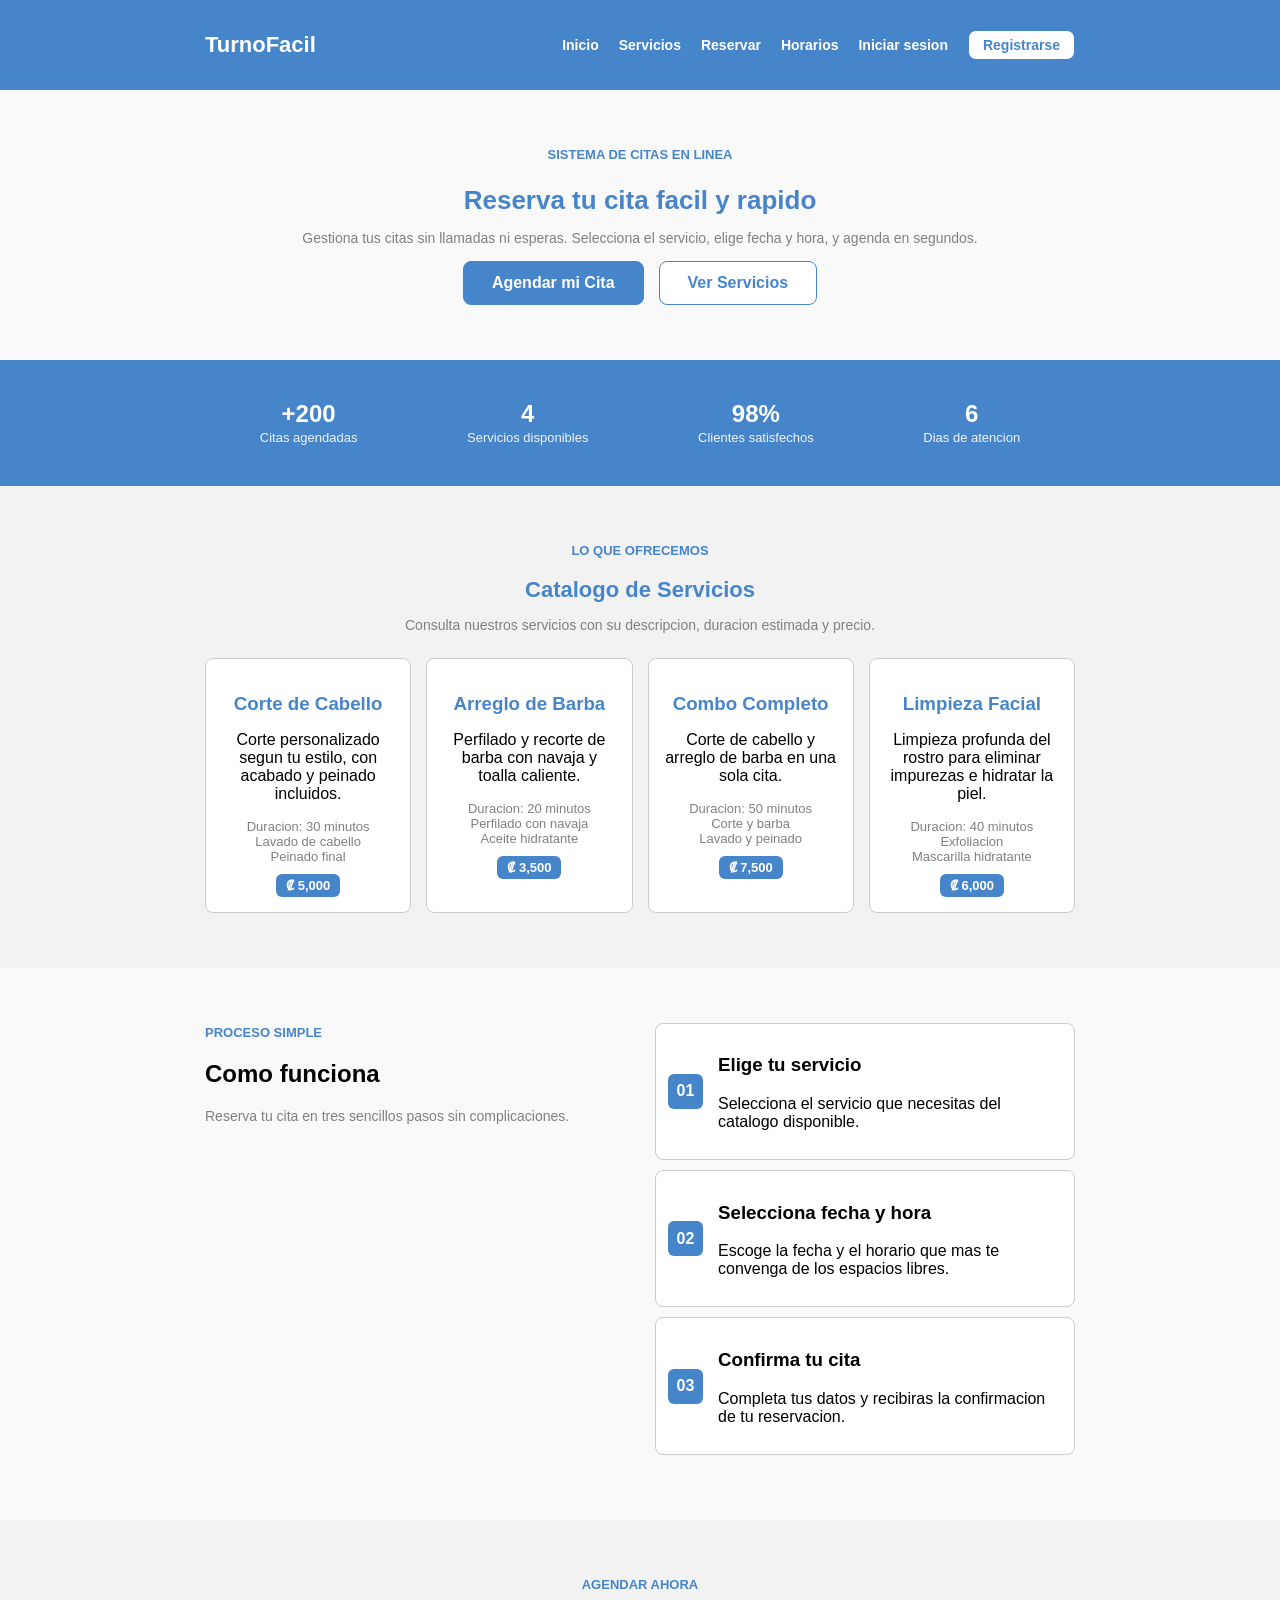
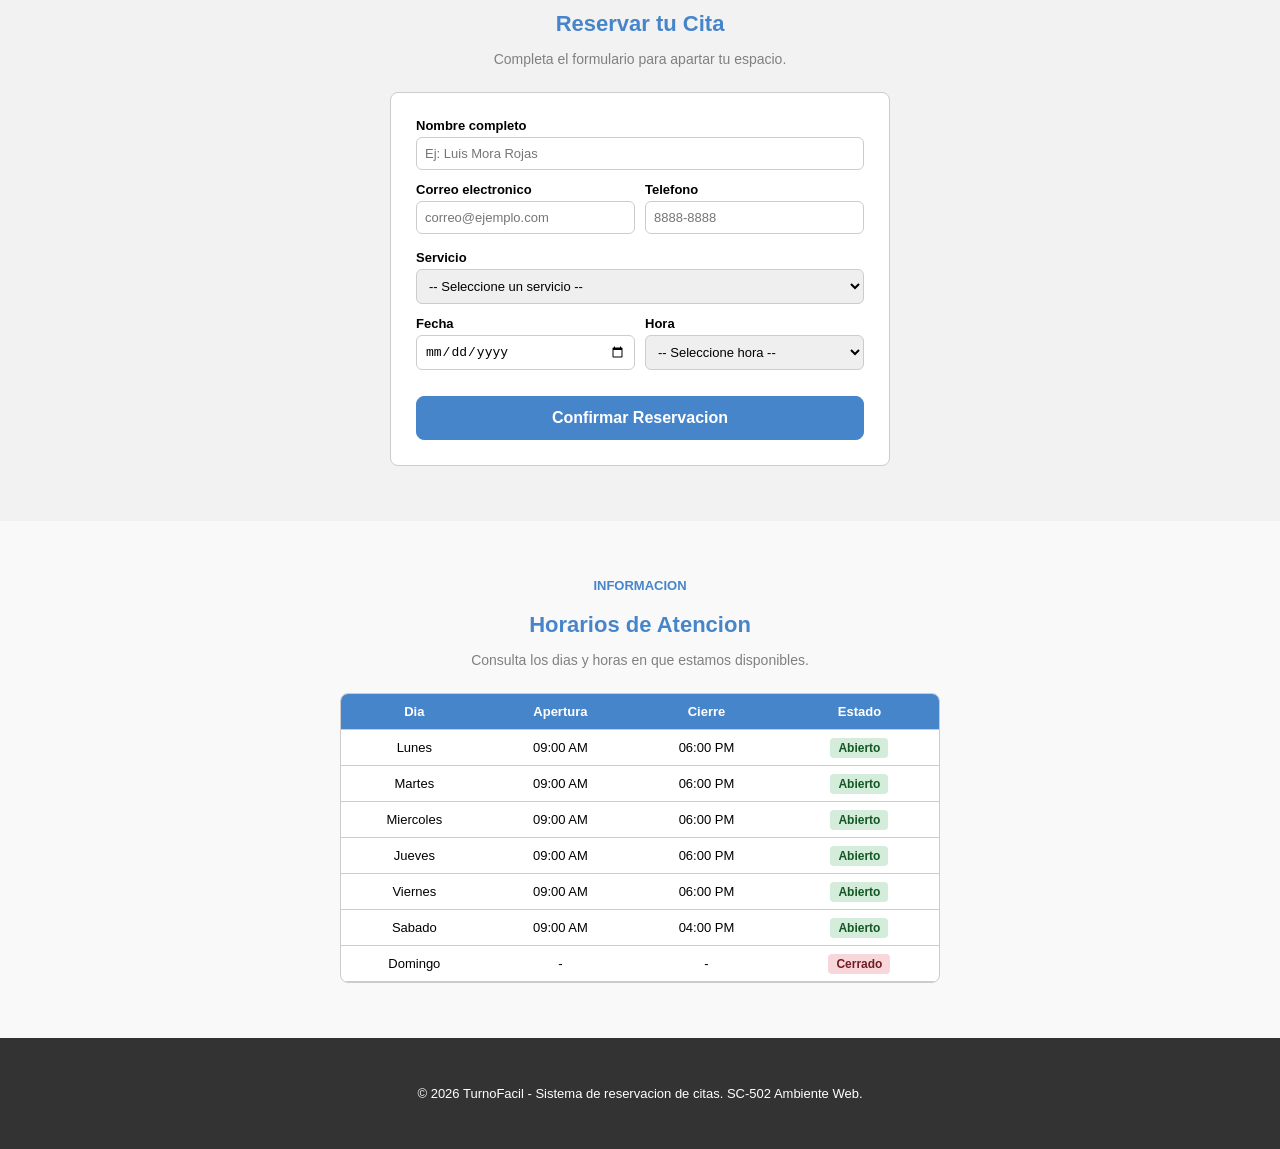
<file: index.html>
<!DOCTYPE html>
<html lang="es">
<head>
    <meta charset="UTF-8">
    <meta name="viewport" content="width=device-width, initial-scale=1.0">
    <title>TurnoFácil</title>
    <link rel="stylesheet" href="style.css">
</head>
<body>

    <header class="header">
        <div class="container">
            <div class="navbar">
                <a href="#" class="logo">TurnoFacil</a>
                <ul class="linksNavbar">
                    <li><a href="#inicio">Inicio</a></li>
                    <li><a href="#servicios">Servicios</a></li>
                    <li><a href="#reservar">Reservar</a></li>
                    <li><a href="#horarios">Horarios</a></li>
                    <li><a href="login.html">Iniciar sesion</a></li>
                    <li><a href="registro.html" class="btn btn-secondary btnNavbar">Registrarse</a></li>
                </ul>
            </div>
        </div>
    </header>

    <section id="inicio" class="hero">
        <div class="container">
            <div class="hero-texto">
                <span class="subtitulo">Sistema de citas en linea</span>
                <h1>Reserva tu cita facil y rapido</h1>
                <p class="texto-gris">Gestiona tus citas sin llamadas ni esperas. Selecciona el servicio, elige fecha y hora, y agenda en segundos.</p>
                <div class="hero-botones">
                    <a href="#reservar" class="btn btn-primary grande">Agendar mi Cita</a>
                    <a href="#servicios" class="btn btn-secondary grande">Ver Servicios</a>
                </div>
            </div>
        </div>
    </section>

    <section class="stats-section">
        <div class="container">
            <div class="statsGrid">
                <div class="statCard">
                    <b>+200</b>
                    <span>Citas agendadas</span>
                </div>
                <div class="statCard">
                    <b>4</b>
                    <span>Servicios disponibles</span>
                </div>
                <div class="statCard">
                    <b>98%</b>
                    <span>Clientes satisfechos</span>
                </div>
                <div class="statCard">
                    <b>6</b>
                    <span>Dias de atencion</span>
                </div>
            </div>
        </div>
    </section>

    <section id="servicios" class="section bg-gris">
        <div class="container">
            <div class="encabezadoSeccionCentro">
                <span class="subtitulo">Lo que ofrecemos</span>
                <h2>Catalogo de Servicios</h2>
                <p class="texto-gris">Consulta nuestros servicios con su descripcion, duracion estimada y precio.</p>
            </div>

            <div class="cards-servicios">
                <article class="servicioCard">
                    <h3>Corte de Cabello</h3>
                    <p>Corte personalizado segun tu estilo, con acabado y peinado incluidos.</p>
                    <ul>
                        <li>Duracion: 30 minutos</li>
                        <li>Lavado de cabello</li>
                        <li>Peinado final</li>
                    </ul>
                    <span class="precioServicio">₡ 5,000</span>
                </article>

                <article class="servicioCard">
                    <h3>Arreglo de Barba</h3>
                    <p>Perfilado y recorte de barba con navaja y toalla caliente.</p>
                    <ul>
                        <li>Duracion: 20 minutos</li>
                        <li>Perfilado con navaja</li>
                        <li>Aceite hidratante</li>
                    </ul>
                    <span class="precioServicio">₡ 3,500</span>
                </article>

                <article class="servicioCard">
                    <h3>Combo Completo</h3>
                    <p>Corte de cabello y arreglo de barba en una sola cita.</p>
                    <ul>
                        <li>Duracion: 50 minutos</li>
                        <li>Corte y barba</li>
                        <li>Lavado y peinado</li>
                    </ul>
                    <span class="precioServicio">₡ 7,500</span>
                </article>

                <article class="servicioCard">
                    <h3>Limpieza Facial</h3>
                    <p>Limpieza profunda del rostro para eliminar impurezas e hidratar la piel.</p>
                    <ul>
                        <li>Duracion: 40 minutos</li>
                        <li>Exfoliacion</li>
                        <li>Mascarilla hidratante</li>
                    </ul>
                    <span class="precioServicio">₡ 6,000</span>
                </article>
            </div>
        </div>
    </section>

    <section class="section">
        <div class="container">
            <div class="pasos-section">
                <div class="pasosTexto">
                    <span class="subtitulo">Proceso simple</span>
                    <h2>Como funciona</h2>
                    <p class="texto-gris">Reserva tu cita en tres sencillos pasos sin complicaciones.</p>
                </div>
                <div class="stepsList">
                    <div class="pasoCard">
                        <div class="pasoNumero">01</div>
                        <div class="pasoInfo">
                            <h3>Elige tu servicio</h3>
                            <p>Selecciona el servicio que necesitas del catalogo disponible.</p>
                        </div>
                    </div>
                    <div class="pasoCard">
                        <div class="pasoNumero">02</div>
                        <div class="pasoInfo">
                            <h3>Selecciona fecha y hora</h3>
                            <p>Escoge la fecha y el horario que mas te convenga de los espacios libres.</p>
                        </div>
                    </div>
                    <div class="pasoCard">
                        <div class="pasoNumero">03</div>
                        <div class="pasoInfo">
                            <h3>Confirma tu cita</h3>
                            <p>Completa tus datos y recibiras la confirmacion de tu reservacion.</p>
                        </div>
                    </div>
                </div>
            </div>
        </div>
    </section>

    <section id="reservar" class="section bg-gris">
        <div class="container">
            <div class="encabezadoSeccionCentro">
                <span class="subtitulo">Agendar ahora</span>
                <h2>Reservar tu Cita</h2>
                <p class="texto-gris">Completa el formulario para apartar tu espacio.</p>
            </div>

            <div class="formContainer">
                <div id="alertaError" class="alertaError"></div>
                <div id="alertaExito" class="alertaExito"></div>

                <form id="formCita" novalidate>

                    <div class="campoForm">
                        <label for="nombre">Nombre completo</label>
                        <input type="text" id="nombre" placeholder="Ej: Luis Mora Rojas" required aria-describedby="errorNombre">
                        <span id="errorNombre" class="errorCampo"></span>
                    </div>

                    <div class="fila-doble">
                        <div class="campoForm">
                            <label for="correo">Correo electronico</label>
                            <input type="email" id="correo" placeholder="correo@ejemplo.com" required aria-describedby="errorCorreo">
                            <span id="errorCorreo" class="errorCampo"></span>
                        </div>
                        <div class="campoForm">
                            <label for="telefono">Telefono</label>
                            <input type="tel" id="telefono" placeholder="8888-8888" required aria-describedby="errorTelefono">
                            <span id="errorTelefono" class="errorCampo"></span>
                        </div>
                    </div>

                    <div class="campoForm">
                        <label for="servicio">Servicio</label>
                        <select id="servicio" required aria-describedby="errorServicio">
                            <option value="">-- Seleccione un servicio --</option>
                            <option value="Corte de Cabello">Corte de Cabello (30 min - ₡5,000)</option>
                            <option value="Arreglo de Barba">Arreglo de Barba (20 min - ₡3,500)</option>
                            <option value="Combo Completo">Combo Completo (50 min - ₡7,500)</option>
                            <option value="Limpieza Facial">Limpieza Facial (40 min - ₡6,000)</option>
                        </select>
                        <span id="errorServicio" class="errorCampo"></span>
                    </div>

                    <div class="fila-doble">
                        <div class="campoForm">
                            <label for="fecha">Fecha</label>
                            <input type="date" id="fecha" required aria-describedby="errorFecha">
                            <span id="errorFecha" class="errorCampo"></span>
                        </div>
                        <div class="campoForm">
                            <label for="hora">Hora</label>
                            <select id="hora" required aria-describedby="errorHora">
                                <option value="">-- Seleccione hora --</option>
                                <option value="09:00">09:00 AM</option>
                                <option value="10:00">10:00 AM</option>
                                <option value="11:00">11:00 AM</option>
                                <option value="13:00">01:00 PM</option>
                                <option value="14:00">02:00 PM</option>
                                <option value="15:00">03:00 PM</option>
                                <option value="16:00">04:00 PM</option>
                                <option value="17:00">05:00 PM</option>
                            </select>
                            <span id="errorHora" class="errorCampo"></span>
                        </div>
                    </div>

                    <button type="submit" class="btn btn-primary btnReserva grande">Confirmar Reservacion</button>

                </form>
            </div>
        </div>
    </section>

    <section id="horarios" class="section">
        <div class="container">
            <div class="encabezadoSeccionCentro">
                <span class="subtitulo">Informacion</span>
                <h2>Horarios de Atencion</h2>
                <p class="texto-gris">Consulta los dias y horas en que estamos disponibles.</p>
            </div>

            <div class="tablaHorarios">
                <table>
                    <thead>
                        <tr>
                            <th>Dia</th>
                            <th>Apertura</th>
                            <th>Cierre</th>
                            <th>Estado</th>
                        </tr>
                    </thead>
                    <tbody>
                        <tr>
                            <td>Lunes</td>
                            <td>09:00 AM</td>
                            <td>06:00 PM</td>
                            <td><span class="badge-estado abierto">Abierto</span></td>
                        </tr>
                        <tr>
                            <td>Martes</td>
                            <td>09:00 AM</td>
                            <td>06:00 PM</td>
                            <td><span class="badge-estado abierto">Abierto</span></td>
                        </tr>
                        <tr>
                            <td>Miercoles</td>
                            <td>09:00 AM</td>
                            <td>06:00 PM</td>
                            <td><span class="badge-estado abierto">Abierto</span></td>
                        </tr>
                        <tr>
                            <td>Jueves</td>
                            <td>09:00 AM</td>
                            <td>06:00 PM</td>
                            <td><span class="badge-estado abierto">Abierto</span></td>
                        </tr>
                        <tr>
                            <td>Viernes</td>
                            <td>09:00 AM</td>
                            <td>06:00 PM</td>
                            <td><span class="badge-estado abierto">Abierto</span></td>
                        </tr>
                        <tr>
                            <td>Sabado</td>
                            <td>09:00 AM</td>
                            <td>04:00 PM</td>
                            <td><span class="badge-estado abierto">Abierto</span></td>
                        </tr>
                        <tr>
                            <td>Domingo</td>
                            <td>-</td>
                            <td>-</td>
                            <td><span class="badge-estado cerrado">Cerrado</span></td>
                        </tr>
                    </tbody>
                </table>
            </div>
        </div>
    </section>

    <footer class="footer">
        <div class="container">
            <p>&copy; 2026 TurnoFacil - Sistema de reservacion de citas. SC-502 Ambiente Web.</p>
        </div>
    </footer>

    <script src="script.js"></script>
</body>
</html>
</file>
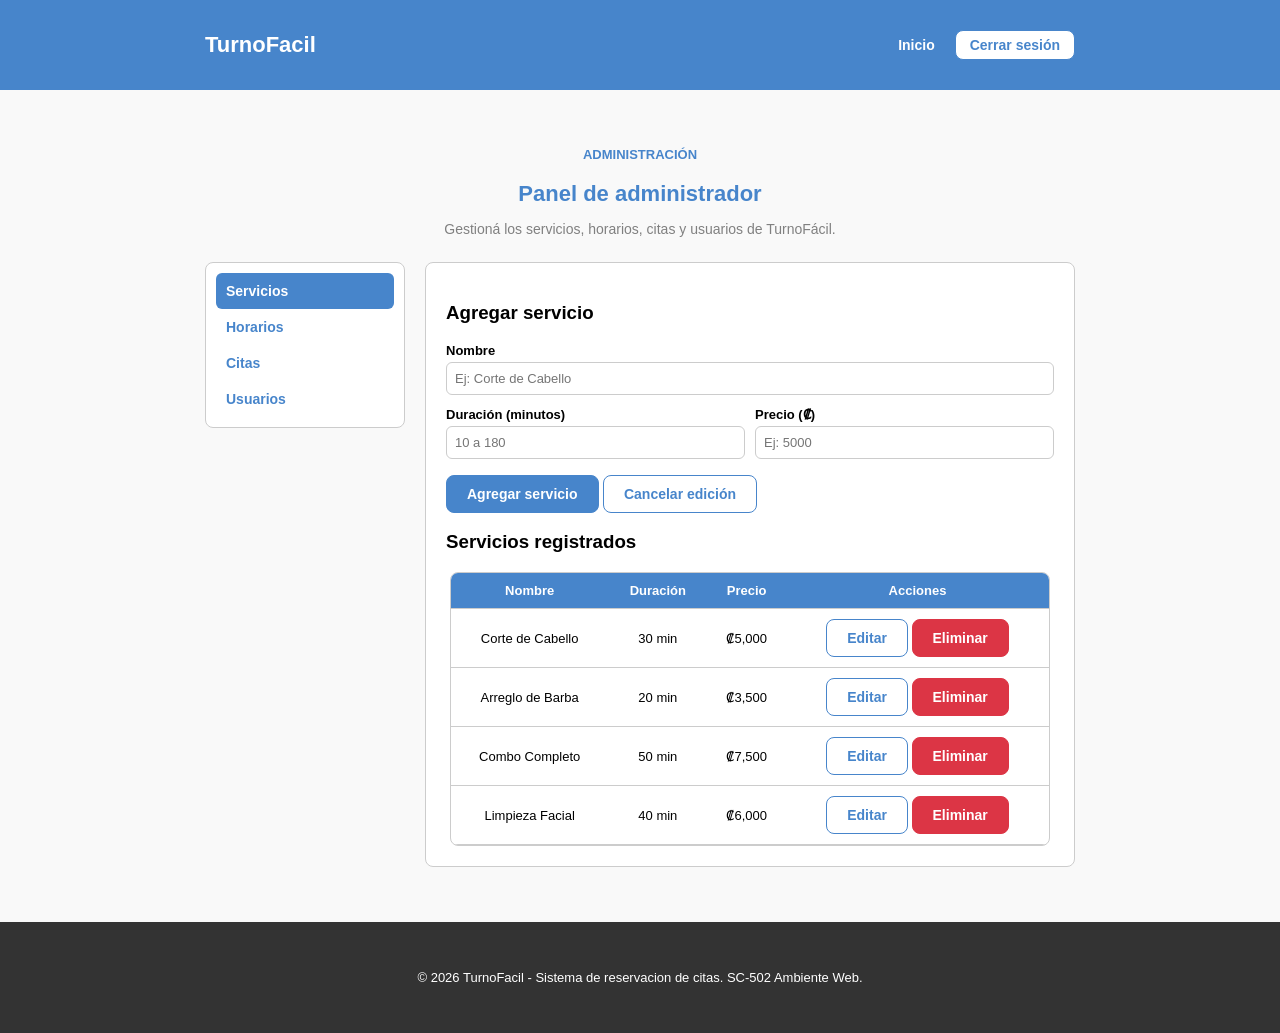
<file: admin.html>
<!DOCTYPE html>
<html lang="es">
<head>
    <meta charset="UTF-8">
    <meta name="viewport" content="width=device-width, initial-scale=1.0">
    <title>Panel de administrador - TurnoFácil</title>
    <link rel="stylesheet" href="style.css">
</head>
<body>

    <header class="header">
        <div class="container">
            <div class="navbar">
                <a href="index.html" class="logo">TurnoFacil</a>
                <ul class="linksNavbar">
                    <li><a href="index.html">Inicio</a></li>
                    <li><a href="index.html" class="btn btn-secondary btnNavbar">Cerrar sesión</a></li>
                </ul>
            </div>
        </div>
    </header>

    <section class="section">
        <div class="container">
            <div class="encabezadoSeccionCentro">
                <span class="subtitulo">Administración</span>
                <h2>Panel de administrador</h2>
                <p class="texto-gris">Gestioná los servicios, horarios, citas y usuarios de TurnoFácil.</p>
            </div>

            <div class="panelAdmin">

                <!-- Menú lateral: data-seccion indica qué sección muestra cada opción -->
                <nav class="panelMenu">
                    <a href="#" data-seccion="seccionServicios" class="activo">Servicios</a>
                    <a href="#" data-seccion="seccionHorarios">Horarios</a>
                    <a href="#" data-seccion="seccionCitas">Citas</a>
                    <a href="#" data-seccion="seccionUsuarios">Usuarios</a>
                </nav>

                <div class="panelContenido">
                    <div id="alertaError" class="alertaError"></div>
                    <div id="alertaExito" class="alertaExito"></div>

                    <!-- 1. Servicios -->
                    <div id="seccionServicios" class="seccionPanel">
                        <h3 id="tituloFormServicio">Agregar servicio</h3>

                        <form id="formServicio" novalidate>
                            <div class="campoForm">
                                <label for="nombreServicio">Nombre</label>
                                <input type="text" id="nombreServicio" placeholder="Ej: Corte de Cabello" aria-describedby="errorNombreServicio">
                                <span id="errorNombreServicio" class="errorCampo"></span>
                            </div>

                            <div class="fila-doble">
                                <div class="campoForm">
                                    <label for="duracionServicio">Duración (minutos)</label>
                                    <input type="number" id="duracionServicio" placeholder="10 a 180" aria-describedby="errorDuracionServicio">
                                    <span id="errorDuracionServicio" class="errorCampo"></span>
                                </div>

                                <div class="campoForm">
                                    <label for="precioServicio">Precio (₡)</label>
                                    <input type="number" id="precioServicio" placeholder="Ej: 5000" aria-describedby="errorPrecioServicio">
                                    <span id="errorPrecioServicio" class="errorCampo"></span>
                                </div>
                            </div>

                            <button type="submit" id="btnGuardarServicio" class="btn btn-primary">Agregar servicio</button>
                            <button type="button" id="btnCancelarEdicion" class="btn btn-secondary" hidden>Cancelar edición</button>
                        </form>

                        <h3>Servicios registrados</h3>
                        <div class="tablaHorarios">
                            <table>
                                <thead>
                                    <tr>
                                        <th>Nombre</th>
                                        <th>Duración</th>
                                        <th>Precio</th>
                                        <th>Acciones</th>
                                    </tr>
                                </thead>
                                <tbody id="cuerpoTablaServicios"></tbody>
                            </table>
                        </div>
                    </div>

                    <!-- 2. Horarios -->
                    <div id="seccionHorarios" class="seccionPanel" hidden>
                        <h3>Horarios de atención</h3>
                        <div class="tablaHorarios">
                            <table>
                                <thead>
                                    <tr>
                                        <th>Dia</th>
                                        <th>Apertura</th>
                                        <th>Cierre</th>
                                        <th>Estado</th>
                                    </tr>
                                </thead>
                                <tbody id="cuerpoTablaHorarios"></tbody>
                            </table>
                        </div>
                    </div>

                    <!-- 3. Citas -->
                    <div id="seccionCitas" class="seccionPanel" hidden>
                        <h3>Citas de los clientes</h3>
                        <div class="tablaHorarios">
                            <table>
                                <thead>
                                    <tr>
                                        <th>Cliente</th>
                                        <th>Servicio</th>
                                        <th>Fecha</th>
                                        <th>Hora</th>
                                        <th>Estado</th>
                                        <th>Acciones</th>
                                    </tr>
                                </thead>
                                <tbody id="cuerpoTablaCitas"></tbody>
                            </table>
                        </div>
                    </div>

                    <!-- 4. Usuarios -->
                    <div id="seccionUsuarios" class="seccionPanel" hidden>
                        <h3>Clientes registrados</h3>
                        <div class="tablaHorarios">
                            <table>
                                <thead>
                                    <tr>
                                        <th>Nombre</th>
                                        <th>Correo</th>
                                        <th>Teléfono</th>
                                        <th>Estado</th>
                                        <th>Acción</th>
                                    </tr>
                                </thead>
                                <tbody id="cuerpoTablaUsuarios"></tbody>
                            </table>
                        </div>
                    </div>

                </div>
            </div>
        </div>
    </section>

    <footer class="footer">
        <div class="container">
            <p>&copy; 2026 TurnoFacil - Sistema de reservacion de citas. SC-502 Ambiente Web.</p>
        </div>
    </footer>

    <script src="admin.js"></script>
</body>
</html>
</file>
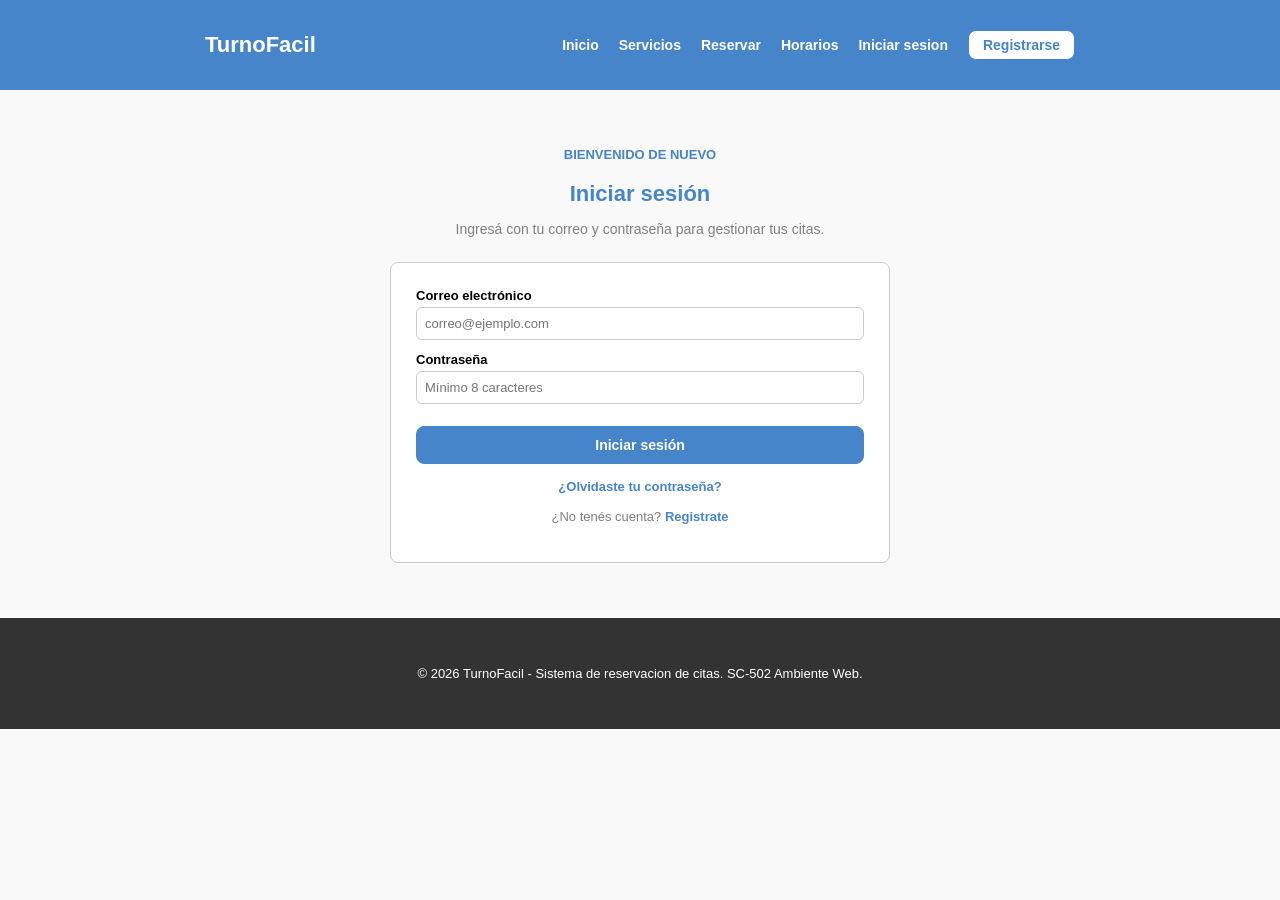
<file: login.html>
<!DOCTYPE html>
<html lang="es">
<head>
    <meta charset="UTF-8">
    <meta name="viewport" content="width=device-width, initial-scale=1.0">
    <title>Iniciar sesión - TurnoFácil</title>
    <link rel="stylesheet" href="style.css">
</head>
<body>

    <header class="header">
        <div class="container">
            <div class="navbar">
                <a href="index.html" class="logo">TurnoFacil</a>
                <ul class="linksNavbar">
                    <li><a href="index.html#inicio">Inicio</a></li>
                    <li><a href="index.html#servicios">Servicios</a></li>
                    <li><a href="index.html#reservar">Reservar</a></li>
                    <li><a href="index.html#horarios">Horarios</a></li>
                    <li><a href="login.html">Iniciar sesion</a></li>
                    <li><a href="registro.html" class="btn btn-secondary btnNavbar">Registrarse</a></li>
                </ul>
            </div>
        </div>
    </header>

    <section class="section">
        <div class="container">
            <div class="encabezadoSeccionCentro">
                <span class="subtitulo">Bienvenido de nuevo</span>
                <h2>Iniciar sesión</h2>
                <p class="texto-gris">Ingresá con tu correo y contraseña para gestionar tus citas.</p>
            </div>

            <div class="formContainer">
                <div id="alertaError" class="alertaError"></div>
                <div id="alertaExito" class="alertaExito"></div>

                <form id="formLogin" novalidate>

                    <div class="campoForm">
                        <label for="correo">Correo electrónico</label>
                        <input type="email" id="correo" placeholder="correo@ejemplo.com" aria-describedby="errorCorreo">
                        <span id="errorCorreo" class="errorCampo"></span>
                    </div>

                    <div class="campoForm">
                        <label for="contrasena">Contraseña</label>
                        <input type="password" id="contrasena" placeholder="Mínimo 8 caracteres" aria-describedby="errorContrasena">
                        <span id="errorContrasena" class="errorCampo"></span>
                    </div>

                    <button type="submit" class="btn btn-primary btnReserva">Iniciar sesión</button>

                </form>

                <p class="enlaceForm"><a href="recuperar.html">¿Olvidaste tu contraseña?</a></p>
                <p class="enlaceForm">¿No tenés cuenta? <a href="registro.html">Registrate</a></p>
            </div>
        </div>
    </section>

    <footer class="footer">
        <div class="container">
            <p>&copy; 2026 TurnoFacil - Sistema de reservacion de citas. SC-502 Ambiente Web.</p>
        </div>
    </footer>

    <script src="login.js"></script>
</body>
</html>
</file>
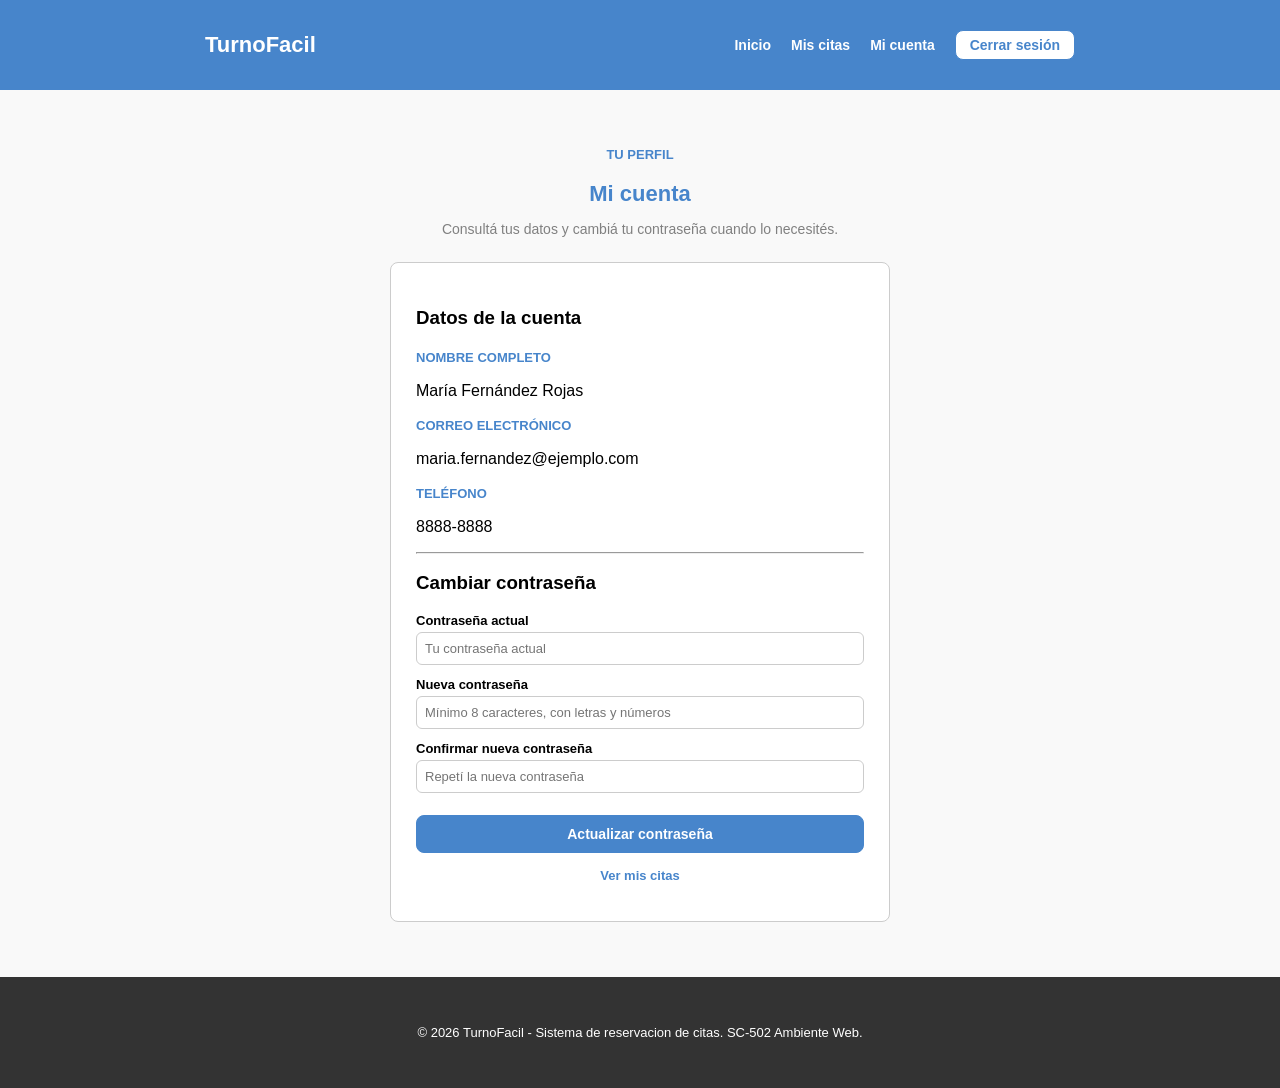
<file: mi-cuenta.html>
<!DOCTYPE html>
<html lang="es">
<head>
    <meta charset="UTF-8">
    <meta name="viewport" content="width=device-width, initial-scale=1.0">
    <title>Mi cuenta - TurnoFácil</title>
    <link rel="stylesheet" href="style.css">
</head>
<body>

    <header class="header">
        <div class="container">
            <div class="navbar">
                <a href="index.html" class="logo">TurnoFacil</a>
                <ul class="linksNavbar">
                    <li><a href="index.html">Inicio</a></li>
                    <li><a href="mis-citas.html">Mis citas</a></li>
                    <li><a href="mi-cuenta.html">Mi cuenta</a></li>
                    <li><a href="index.html" class="btn btn-secondary btnNavbar">Cerrar sesión</a></li>
                </ul>
            </div>
        </div>
    </header>

    <section class="section">
        <div class="container">
            <div class="encabezadoSeccionCentro">
                <span class="subtitulo">Tu perfil</span>
                <h2>Mi cuenta</h2>
                <p class="texto-gris">Consultá tus datos y cambiá tu contraseña cuando lo necesités.</p>
            </div>

            <div class="formContainer">

                <!-- Parte 1: datos de la cuenta (solo lectura) -->
                <h3>Datos de la cuenta</h3>

                <div class="campoForm">
                    <span class="subtitulo">Nombre completo</span>
                    <p>María Fernández Rojas</p>
                </div>

                <div class="campoForm">
                    <span class="subtitulo">Correo electrónico</span>
                    <p>maria.fernandez@ejemplo.com</p>
                </div>

                <div class="campoForm">
                    <span class="subtitulo">Teléfono</span>
                    <p>8888-8888</p>
                </div>

                <hr>

                <!-- Parte 2: cambiar contraseña -->
                <h3>Cambiar contraseña</h3>

                <div id="alertaError" class="alertaError"></div>
                <div id="alertaExito" class="alertaExito"></div>

                <form id="formCambiarContrasena" novalidate>

                    <div class="campoForm">
                        <label for="contrasenaActual">Contraseña actual</label>
                        <input type="password" id="contrasenaActual" placeholder="Tu contraseña actual" aria-describedby="errorContrasenaActual">
                        <span id="errorContrasenaActual" class="errorCampo"></span>
                    </div>

                    <div class="campoForm">
                        <label for="nuevaContrasena">Nueva contraseña</label>
                        <input type="password" id="nuevaContrasena" placeholder="Mínimo 8 caracteres, con letras y números" aria-describedby="errorNuevaContrasena">
                        <span id="errorNuevaContrasena" class="errorCampo"></span>
                    </div>

                    <div class="campoForm">
                        <label for="confirmarNuevaContrasena">Confirmar nueva contraseña</label>
                        <input type="password" id="confirmarNuevaContrasena" placeholder="Repetí la nueva contraseña" aria-describedby="errorConfirmarNuevaContrasena">
                        <span id="errorConfirmarNuevaContrasena" class="errorCampo"></span>
                    </div>

                    <button type="submit" class="btn btn-primary btnReserva">Actualizar contraseña</button>

                </form>

                <p class="enlaceForm"><a href="mis-citas.html">Ver mis citas</a></p>
            </div>
        </div>
    </section>

    <footer class="footer">
        <div class="container">
            <p>&copy; 2026 TurnoFacil - Sistema de reservacion de citas. SC-502 Ambiente Web.</p>
        </div>
    </footer>

    <script src="mi-cuenta.js"></script>
</body>
</html>
</file>
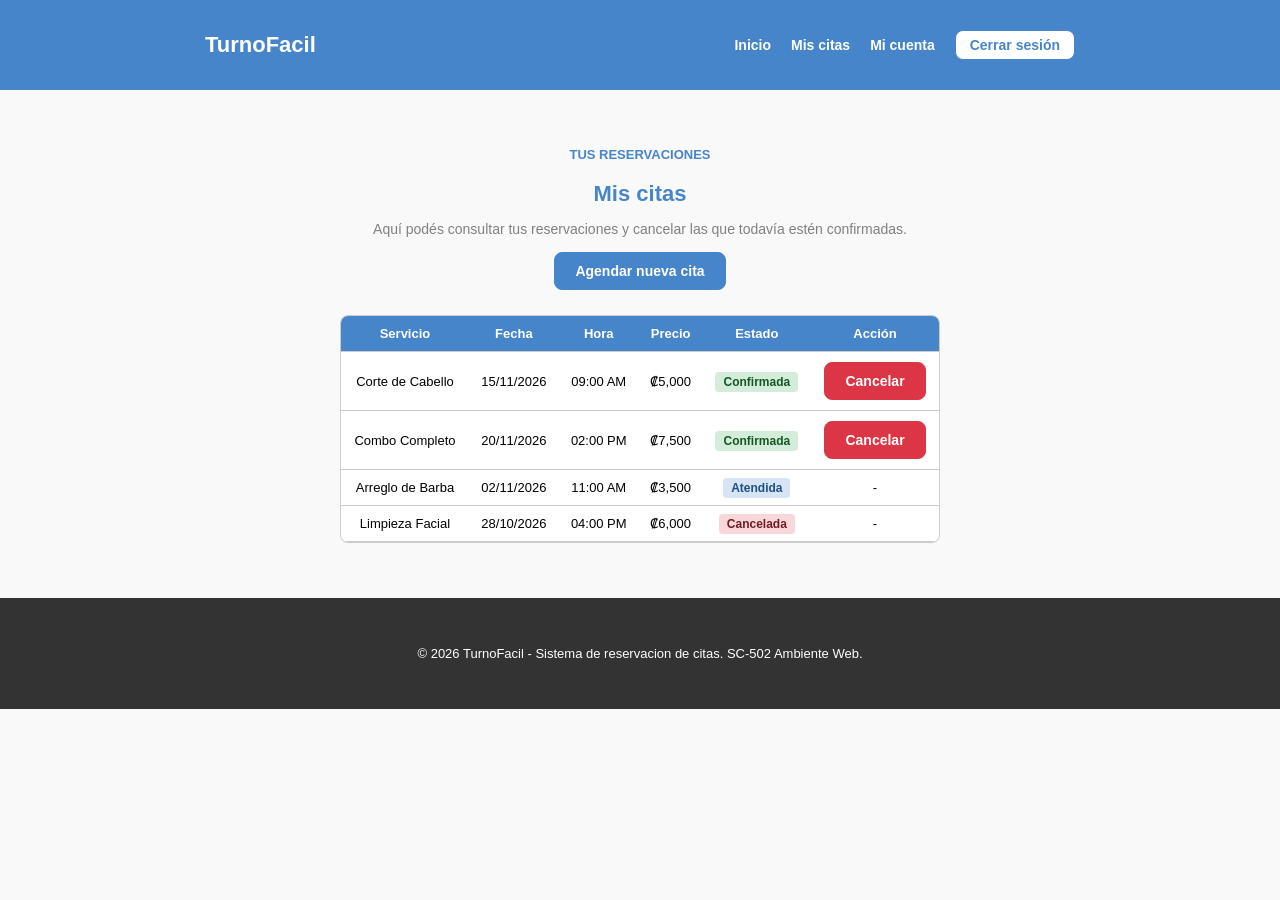
<file: mis-citas.html>
<!DOCTYPE html>
<html lang="es">
<head>
    <meta charset="UTF-8">
    <meta name="viewport" content="width=device-width, initial-scale=1.0">
    <title>Mis citas - TurnoFácil</title>
    <link rel="stylesheet" href="style.css">
</head>
<body>

    <header class="header">
        <div class="container">
            <div class="navbar">
                <a href="index.html" class="logo">TurnoFacil</a>
                <ul class="linksNavbar">
                    <li><a href="index.html">Inicio</a></li>
                    <li><a href="mis-citas.html">Mis citas</a></li>
                    <li><a href="mi-cuenta.html">Mi cuenta</a></li>
                    <li><a href="index.html" class="btn btn-secondary btnNavbar">Cerrar sesión</a></li>
                </ul>
            </div>
        </div>
    </header>

    <section class="section">
        <div class="container">
            <div class="encabezadoSeccionCentro">
                <span class="subtitulo">Tus reservaciones</span>
                <h2>Mis citas</h2>
                <p class="texto-gris">Aquí podés consultar tus reservaciones y cancelar las que todavía estén confirmadas.</p>
                <a href="index.html#reservar" class="btn btn-primary">Agendar nueva cita</a>
            </div>

            <div class="contenidoCitas">
                <div id="alertaExito" class="alertaExito"></div>

                <!-- Se muestra solo cuando no hay citas -->
                <p id="mensajeSinCitas" class="texto-gris mensajeSinCitas" hidden>Todavía no tenés citas. Agendá una para verla aquí.</p>

                <div id="tablaCitas" class="tablaHorarios">
                    <table>
                        <thead>
                            <tr>
                                <th>Servicio</th>
                                <th>Fecha</th>
                                <th>Hora</th>
                                <th>Precio</th>
                                <th>Estado</th>
                                <th>Acción</th>
                            </tr>
                        </thead>
                        <!-- Las filas se dibujan desde mis-citas.js -->
                        <tbody id="cuerpoTablaCitas"></tbody>
                    </table>
                </div>
            </div>
        </div>
    </section>

    <footer class="footer">
        <div class="container">
            <p>&copy; 2026 TurnoFacil - Sistema de reservacion de citas. SC-502 Ambiente Web.</p>
        </div>
    </footer>

    <script src="mis-citas.js"></script>
</body>
</html>
</file>
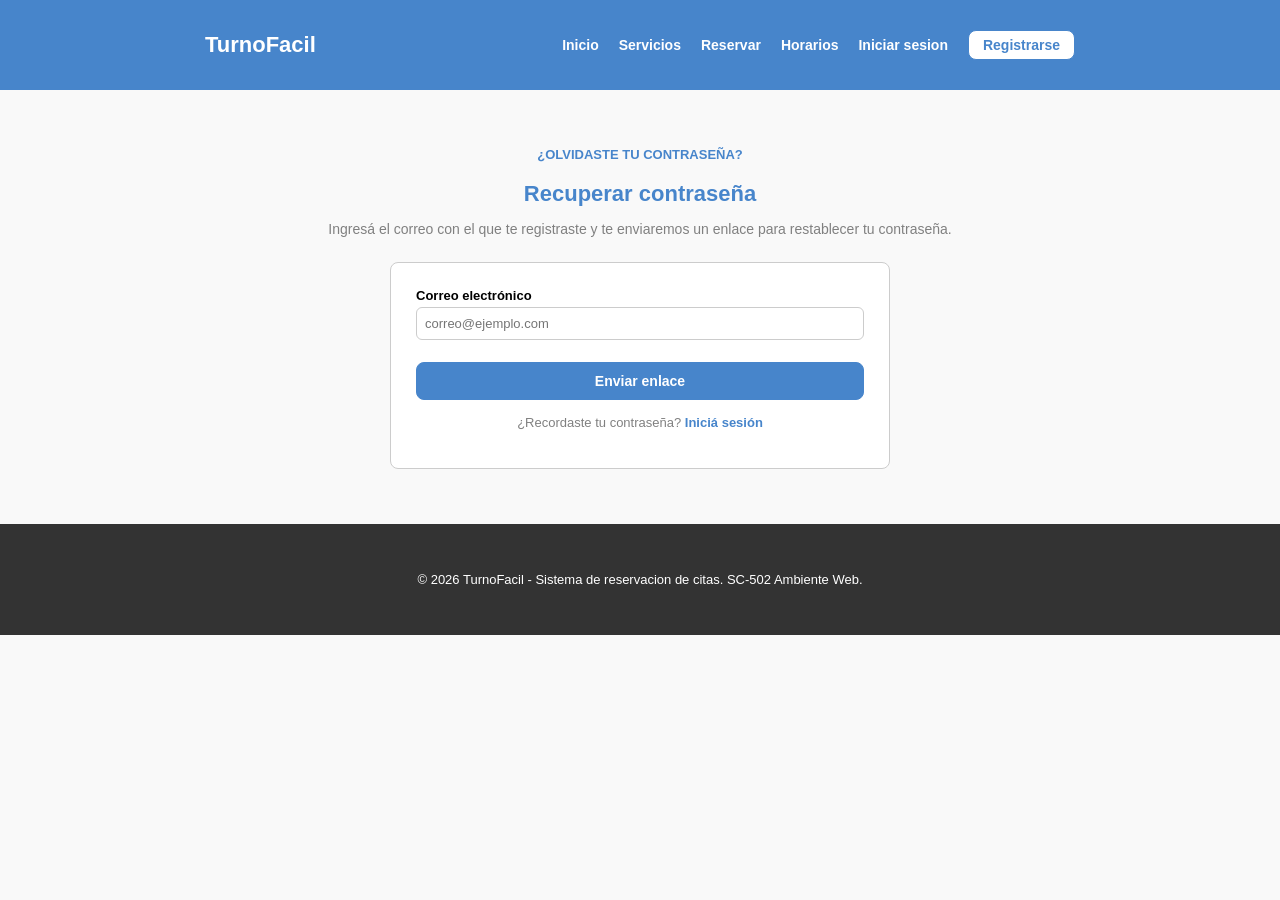
<file: recuperar.html>
<!DOCTYPE html>
<html lang="es">
<head>
    <meta charset="UTF-8">
    <meta name="viewport" content="width=device-width, initial-scale=1.0">
    <title>Recuperar contraseña - TurnoFácil</title>
    <link rel="stylesheet" href="style.css">
</head>
<body>

    <header class="header">
        <div class="container">
            <div class="navbar">
                <a href="index.html" class="logo">TurnoFacil</a>
                <ul class="linksNavbar">
                    <li><a href="index.html#inicio">Inicio</a></li>
                    <li><a href="index.html#servicios">Servicios</a></li>
                    <li><a href="index.html#reservar">Reservar</a></li>
                    <li><a href="index.html#horarios">Horarios</a></li>
                    <li><a href="login.html">Iniciar sesion</a></li>
                    <li><a href="registro.html" class="btn btn-secondary btnNavbar">Registrarse</a></li>
                </ul>
            </div>
        </div>
    </header>

    <section class="section">
        <div class="container">
            <div class="encabezadoSeccionCentro">
                <span class="subtitulo">¿Olvidaste tu contraseña?</span>
                <h2>Recuperar contraseña</h2>
                <p class="texto-gris">Ingresá el correo con el que te registraste y te enviaremos un enlace para restablecer tu contraseña.</p>
            </div>

            <div class="formContainer">
                <div id="alertaError" class="alertaError"></div>
                <div id="alertaExito" class="alertaExito"></div>

                <form id="formRecuperar" novalidate>

                    <div class="campoForm">
                        <label for="correo">Correo electrónico</label>
                        <input type="email" id="correo" placeholder="correo@ejemplo.com" aria-describedby="errorCorreo">
                        <span id="errorCorreo" class="errorCampo"></span>
                    </div>

                    <button type="submit" class="btn btn-primary btnReserva">Enviar enlace</button>

                </form>

                <p class="enlaceForm">¿Recordaste tu contraseña? <a href="login.html">Iniciá sesión</a></p>
            </div>
        </div>
    </section>

    <footer class="footer">
        <div class="container">
            <p>&copy; 2026 TurnoFacil - Sistema de reservacion de citas. SC-502 Ambiente Web.</p>
        </div>
    </footer>

    <script src="recuperar.js"></script>
</body>
</html>
</file>
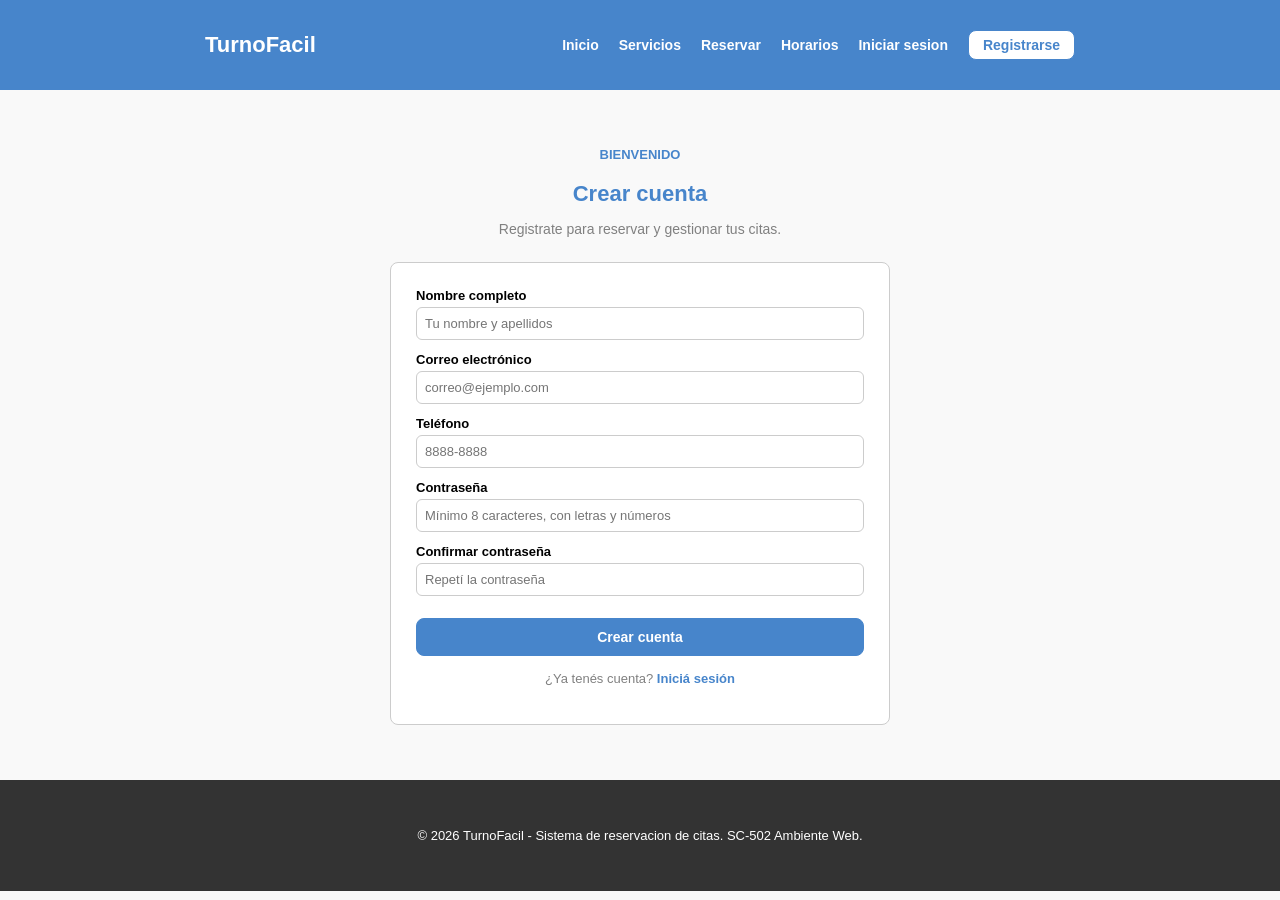
<file: registro.html>
<!DOCTYPE html>
<html lang="es">
<head>
    <meta charset="UTF-8">
    <meta name="viewport" content="width=device-width, initial-scale=1.0">
    <title>Crear cuenta - TurnoFácil</title>
    <link rel="stylesheet" href="style.css">
</head>
<body>

    <header class="header">
        <div class="container">
            <div class="navbar">
                <a href="index.html" class="logo">TurnoFacil</a>
                <ul class="linksNavbar">
                    <li><a href="index.html#inicio">Inicio</a></li>
                    <li><a href="index.html#servicios">Servicios</a></li>
                    <li><a href="index.html#reservar">Reservar</a></li>
                    <li><a href="index.html#horarios">Horarios</a></li>
                    <li><a href="login.html">Iniciar sesion</a></li>
                    <li><a href="registro.html" class="btn btn-secondary btnNavbar">Registrarse</a></li>
                </ul>
            </div>
        </div>
    </header>

    <section class="section">
        <div class="container">
            <div class="encabezadoSeccionCentro">
                <span class="subtitulo">Bienvenido</span>
                <h2>Crear cuenta</h2>
                <p class="texto-gris">Registrate para reservar y gestionar tus citas.</p>
            </div>

            <div class="formContainer">
                <div id="alertaError" class="alertaError"></div>
                <div id="alertaExito" class="alertaExito"></div>

                <form id="formRegistro" novalidate>

                    <div class="campoForm">
                        <label for="nombre">Nombre completo</label>
                        <input type="text" id="nombre" placeholder="Tu nombre y apellidos" aria-describedby="errorNombre">
                        <span id="errorNombre" class="errorCampo"></span>
                    </div>

                    <div class="campoForm">
                        <label for="correo">Correo electrónico</label>
                        <input type="email" id="correo" placeholder="correo@ejemplo.com" aria-describedby="errorCorreo">
                        <span id="errorCorreo" class="errorCampo"></span>
                    </div>

                    <div class="campoForm">
                        <label for="telefono">Teléfono</label>
                        <input type="tel" id="telefono" placeholder="8888-8888" aria-describedby="errorTelefono">
                        <span id="errorTelefono" class="errorCampo"></span>
                    </div>

                    <div class="campoForm">
                        <label for="contrasena">Contraseña</label>
                        <input type="password" id="contrasena" placeholder="Mínimo 8 caracteres, con letras y números" aria-describedby="errorContrasena">
                        <span id="errorContrasena" class="errorCampo"></span>
                    </div>

                    <div class="campoForm">
                        <label for="confirmarContrasena">Confirmar contraseña</label>
                        <input type="password" id="confirmarContrasena" placeholder="Repetí la contraseña" aria-describedby="errorConfirmarContrasena">
                        <span id="errorConfirmarContrasena" class="errorCampo"></span>
                    </div>

                    <button type="submit" class="btn btn-primary btnReserva">Crear cuenta</button>

                </form>

                <p class="enlaceForm">¿Ya tenés cuenta? <a href="login.html">Iniciá sesión</a></p>
            </div>
        </div>
    </section>

    <footer class="footer">
        <div class="container">
            <p>&copy; 2026 TurnoFacil - Sistema de reservacion de citas. SC-502 Ambiente Web.</p>
        </div>
    </footer>

    <script src="registro.js"></script>
</body>
</html>
</file>
<file: style.css>
* {
    box-sizing: border-box;
}

body {
    margin: 0;
    font-family: Arial, Helvetica, sans-serif;
    background-color: #f9f9f9;
    color: black;
}

.container {
    max-width: 900px;
    margin: 0 auto;
    padding: 15px;
}

.header {
    background-color: #4785cb;
}

.navbar {
    display: flex;
    justify-content: space-between;
    align-items: center;
    padding: 15px 0;
}

.logo {
    color: white;
    font-size: 22px;
    font-weight: bold;
    text-decoration: none;
}

.linksNavbar {
    display: flex;
    gap: 20px;
    align-items: center;
    list-style: none;
    margin: 0;
    padding: 0;
}

.linksNavbar a {
    text-decoration: none;
    color: white;
    font-weight: bold;
    font-size: 14px;
}

.linksNavbar a.btnNavbar {
    color: #4785cb;
    padding: 6px 14px;
}

.hero {
    text-align: center;
    padding: 40px 15px;
}

.hero h1 {
    color: #4785cb;
    font-size: 26px;
    margin-bottom: 10px;
}

.subtitulo {
    color: #4785cb;
    font-weight: bold;
    font-size: 13px;
    text-transform: uppercase;
}

.texto-gris {
    color: grey;
    font-size: 14px;
    margin-bottom: 15px;
}

.hero-botones {
    display: flex;
    justify-content: center;
    gap: 15px;
}

.btn {
    padding: 10px 20px;
    border-radius: 8px;
    text-decoration: none;
    font-size: 14px;
    font-weight: bold;
    cursor: pointer;
    border: 1px solid #4785cb;
    display: inline-block;
}

.btn-primary {
    background-color: #4785cb;
    color: white;
}

.btn-secondary {
    background-color: white;
    color: #4785cb;
}

.btnReserva {
    width: 100%;
    margin-top: 10px;
}

.grande {
    padding: 12px 28px;
    font-size: 16px;
}

.stats-section {
    background-color: #4785cb;
    color: white;
    padding: 25px 0;
}

.statsGrid {
    display: flex;
    justify-content: space-around;
    text-align: center;
}

.statCard b {
    display: block;
    font-size: 24px;
}

.statCard span {
    font-size: 13px;
    color: #f2f2f2;
}

.section {
    padding: 40px 0;
}

.bg-gris {
    background-color: #f2f2f2;
}

.encabezadoSeccionCentro {
    text-align: center;
    margin-bottom: 25px;
}

.encabezadoSeccionCentro h2 {
    color: #4785cb;
    font-size: 22px;
    margin-bottom: 5px;
}

.cards-servicios {
    display: flex;
    gap: 15px;
    flex-wrap: wrap;
}

.servicioCard {
    flex: 1;
    min-width: 200px;
    background-color: white;
    border: 1px solid #ccc;
    border-radius: 8px;
    padding: 15px;
    text-align: center;
}

.servicioCard h3 {
    color: #4785cb;
    margin-bottom: 8px;
}

.servicioCard ul {
    list-style: none;
    padding: 0;
    margin: 10px 0;
    color: grey;
    font-size: 13px;
}

.precioServicio {
    background-color: #4785cb;
    color: white;
    padding: 4px 10px;
    border-radius: 6px;
    font-weight: bold;
    font-size: 13px;
    display: inline-block;
}

.pasos-section {
    display: flex;
    gap: 30px;
}

.pasosTexto, .stepsList {
    flex: 1;
}

.pasoCard {
    display: flex;
    gap: 15px;
    background-color: white;
    border: 1px solid #ccc;
    border-radius: 8px;
    padding: 12px;
    margin-bottom: 10px;
    align-items: center;
}

.pasoNumero {
    width: 35px;
    height: 35px;
    background-color: #4785cb;
    color: white;
    display: flex;
    align-items: center;
    justify-content: center;
    font-weight: bold;
    border-radius: 6px;
    flex-shrink: 0;
}

.formContainer {
    max-width: 500px;
    margin: 0 auto;
    background-color: white;
    border: 1px solid #ccc;
    border-radius: 8px;
    padding: 25px;
}

.campoForm {
    margin-bottom: 12px;
}

.campoForm label {
    font-size: 13px;
    font-weight: bold;
    display: block;
    margin-bottom: 4px;
}

.campoForm input, .campoForm select {
    width: 100%;
    padding: 8px;
    font-size: 13px;
    border: 1px solid #ccc;
    border-radius: 6px;
    box-sizing: border-box;
}

.fila-doble {
    display: flex;
    gap: 10px;
}

.fila-doble .campoForm {
    flex: 1;
}

.tablaHorarios {
    max-width: 600px;
    margin: 0 auto;
    background-color: white;
    border: 1px solid #ccc;
    border-radius: 8px;
    overflow: hidden;
}

table {
    width: 100%;
    border-collapse: collapse;
    font-size: 13px;
}

th, td {
    padding: 10px;
    border-bottom: 1px solid #ccc;
    text-align: center;
}

th {
    background-color: #4785cb;
    color: white;
}

.badge-estado {
    padding: 3px 8px;
    border-radius: 4px;
    font-size: 12px;
    font-weight: bold;
}

.badge-estado.abierto {
    background-color: #d4edda;
    color: #155724;
}

.badge-estado.cerrado {
    background-color: #f8d7da;
    color: #721c24;
}

.footer {
    background-color: #333333;
    color: white;
    text-align: center;
    padding: 20px;
    font-size: 13px;
}

@media (max-width: 768px) {
    .navbar {
        flex-direction: column;
        gap: 15px;
    }

    .hero-botones, .statsGrid, .cards-servicios, .pasos-section, .fila-doble {
        flex-direction: column;
    }
}

/* ==========================================================
   Pantallas secundarias
   (login, registro, recuperar contraseña, mis citas,
   mi cuenta y panel de administrador)
   ========================================================== */

/* --- Alertas (ocultas por defecto; se muestran con .mostrar) --- */
.alertaError, .alertaExito {
    display: none;
    padding: 10px 12px;
    border-radius: 8px;
    font-size: 13px;
    font-weight: bold;
    margin-bottom: 15px;
}

.alertaError {
    background-color: #f8d7da;
    color: #721c24;
    border: 1px solid #f5c6cb;
}

.alertaExito {
    background-color: #d4edda;
    color: #155724;
    border: 1px solid #c3e6cb;
}

.alertaError.mostrar, .alertaExito.mostrar {
    display: block;
}

/* Hover de botones*/
.btn-primary:hover {
    background-color: #3a6fae;
    border-color: #3a6fae;
}

.btn-secondary:hover {
    background-color: #e8f0fa;
}

/* Boton de peligro */
.btnPeligro {
    background-color: #dc3545;
    border-color: #dc3545;
    color: white;
}

.btnPeligro:hover {
    background-color: #b02a37;
    border-color: #b02a37;
}

/* Textarea igual a los inputs */
.campoForm textarea {
    width: 100%;
    padding: 8px;
    font-size: 13px;
    font-family: inherit;
    border: 1px solid #ccc;
    border-radius: 6px;
    min-height: 80px;
    resize: vertical;
}

/* --- Enlace de texto debajo de un formulario --- */
.enlaceForm {
    text-align: center;
    font-size: 13px;
    margin-top: 15px;
    color: grey;
}

.enlaceForm a {
    color: #4785cb;
    font-weight: bold;
    text-decoration: none;
}

.enlaceForm a:hover {
    text-decoration: underline;
}

/*Error de un campo especifico (debajo del input) */
.errorCampo {
    display: block;
    color: #721c24;
    font-size: 12px;
    margin-top: 4px;
}

/* --- Mis citas --- */
/* Mismo ancho que la tabla, para que la alerta y el mensaje queden alineados con ella */
.contenidoCitas {
    max-width: 600px;
    margin: 0 auto;
}

.mensajeSinCitas {
    text-align: center;
}

/* Estado "Atendida" (verde = confirmada, rojo = cancelada) */
.badge-estado.atendida {
    background-color: #d6e4f5;
    color: #1f4e85;
}

/*  Layout del panel de administrador  */
.panelAdmin {
    display: flex;
    gap: 20px;
    align-items: flex-start;
}

.panelMenu {
    width: 200px;
    flex-shrink: 0;
    background-color: white;
    border: 1px solid #ccc;
    border-radius: 8px;
    padding: 10px;
}

.panelMenu a {
    display: block;
    padding: 10px;
    border-radius: 6px;
    color: #4785cb;
    font-size: 14px;
    font-weight: bold;
    text-decoration: none;
}

.panelMenu a:hover {
    background-color: #f2f2f2;
}

.panelMenu a.activo {
    background-color: #4785cb;
    color: white;
}

.panelContenido {
    flex: 1;
    min-width: 0;
    background-color: white;
    border: 1px solid #ccc;
    border-radius: 8px;
    padding: 20px;
}

@media (max-width: 768px) {
    .panelAdmin {
        flex-direction: column;
        align-items: stretch;
    }

    .panelMenu {
        width: 100%;
    }
}
</file>
